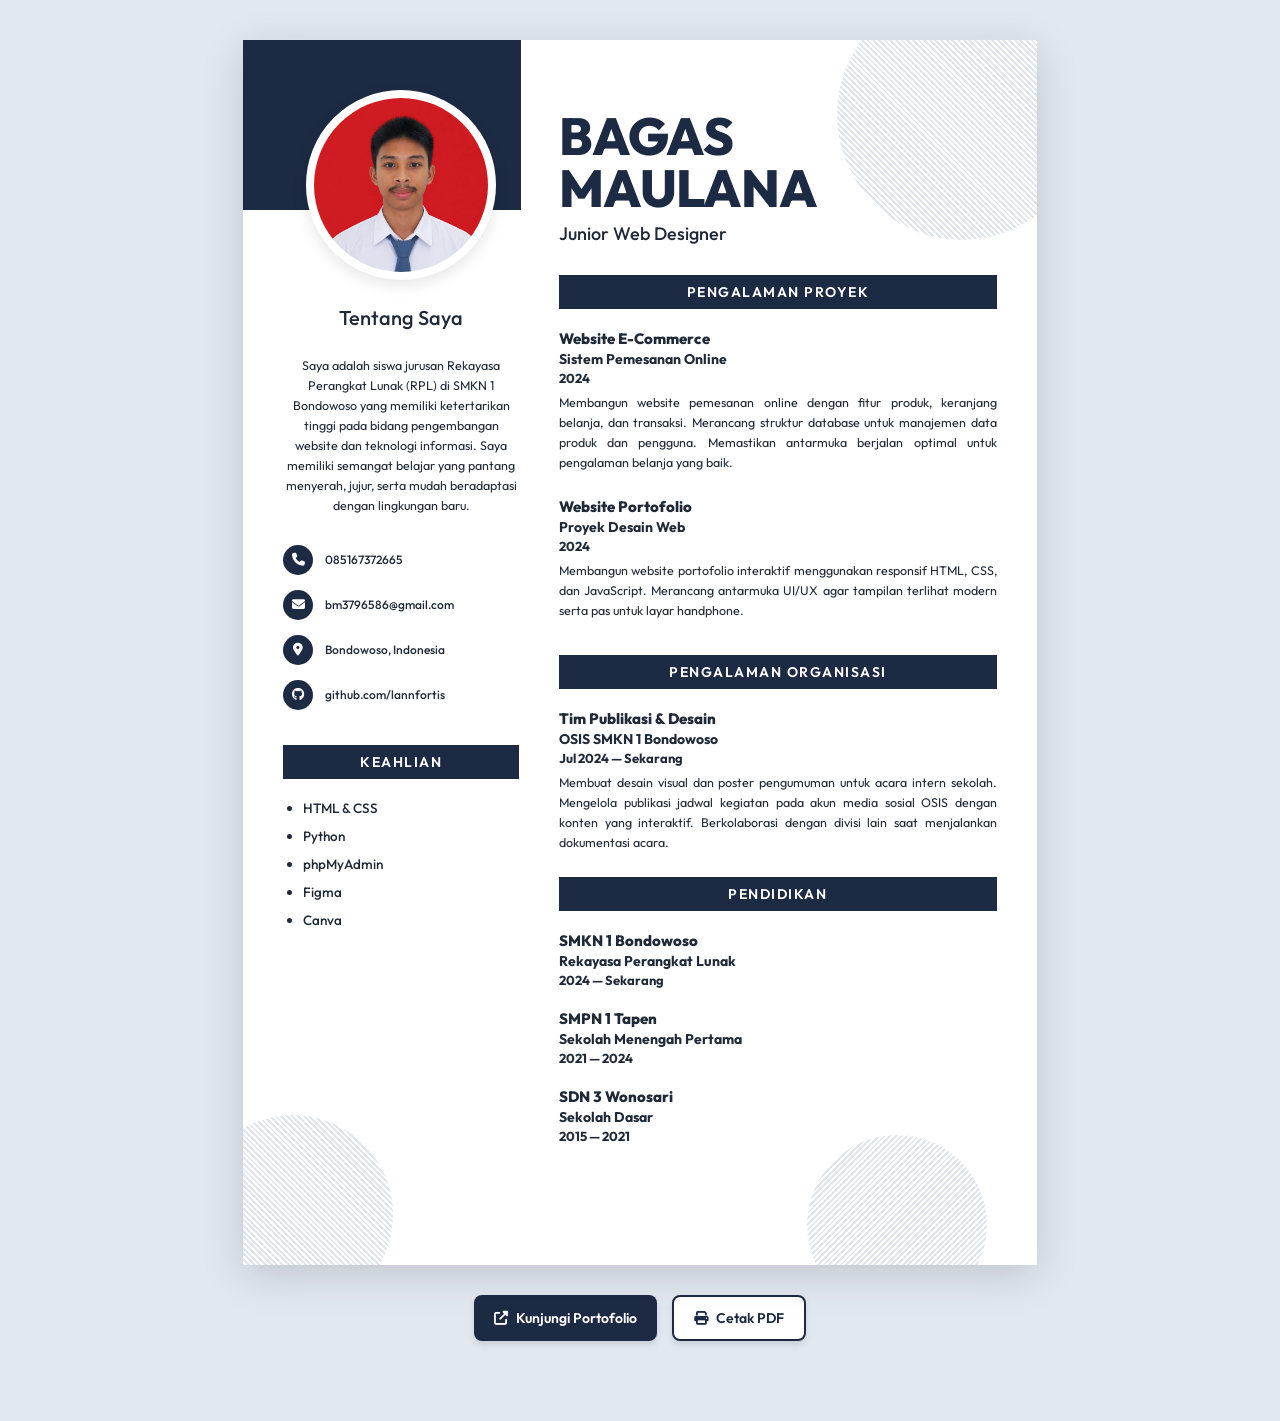
<file: cv.html>
<!DOCTYPE html>
<html lang="id">

<head>
    <meta charset="UTF-8">
    <meta name="viewport" content="width=device-width, initial-scale=1.0">
    <title>CV Bagas Maulana</title>
    <link rel="stylesheet" href="https://cdnjs.cloudflare.com/ajax/libs/font-awesome/6.4.0/css/all.min.css">
    <style>
        @import url('https://fonts.googleapis.com/css2?family=Outfit:wght@300;400;500;600;700;800&display=swap');

        :root {
            --primary: #1d2a44;
            /* Dark Navy Blue */
            --text-dark: #1f2937;
            --text-gray: #4b5563;
            --bg-color: #ffffff;
        }

        * {
            box-sizing: border-box;
        }

        body {
            font-family: 'Outfit', sans-serif;
            margin: 0;
            padding: 40px 20px;
            background-color: #e2e8f0;
            display: flex;
            flex-direction: column;
            align-items: center;
            min-height: 100vh;
        }

        .cv-container {
            width: 210mm;
            min-height: 297mm;
            background-color: var(--bg-color);
            box-shadow: 0 10px 40px rgba(0, 0, 0, 0.15);
            margin-bottom: 30px;
            position: relative;
            overflow: hidden;
            padding-bottom: 40px;
            /* Memberikan space kosong di bawah */
        }

        /* Decorative Background Shapes */
        .bg-shape-top-left {
            position: absolute;
            top: 0;
            left: 0;
            width: 35%;
            height: 170px;
            background-color: var(--primary);
            z-index: 1;
        }

        .bg-shape-circle-tr {
            position: absolute;
            top: -50px;
            right: -50px;
            width: 250px;
            height: 250px;
            border-radius: 50%;
            background: repeating-linear-gradient(45deg,
                    transparent,
                    transparent 2px,
                    #cbd5e1 2px,
                    #cbd5e1 4px);
            z-index: 1;
            opacity: 0.6;
        }

        .bg-shape-circle-bl {
            position: absolute;
            bottom: -50px;
            left: -50px;
            width: 200px;
            height: 200px;
            border-radius: 50%;
            background: repeating-linear-gradient(45deg,
                    transparent,
                    transparent 2px,
                    #cbd5e1 2px,
                    #cbd5e1 4px);
            z-index: 1;
            opacity: 0.6;
        }

        .bg-shape-circle-br {
            position: absolute;
            bottom: -50px;
            right: 50px;
            width: 180px;
            height: 180px;
            border-radius: 50%;
            background: repeating-linear-gradient(-45deg,
                    transparent,
                    transparent 2px,
                    #cbd5e1 2px,
                    #cbd5e1 4px);
            z-index: 1;
            opacity: 0.6;
        }

        /* Columns Layout */
        .cv-columns {
            display: flex;
            position: relative;
            z-index: 2;
            padding: 0 40px;
            gap: 40px;
        }

        /* Left Column */
        .left-col {
            width: 35%;
            display: flex;
            flex-direction: column;
            align-items: center;
        }

        .profile-pic-container {
            width: 190px;
            height: 190px;
            border-radius: 50%;
            border: 8px solid white;
            box-shadow: 0 5px 15px rgba(0, 0, 0, 0.1);
            overflow: hidden;
            margin-top: 50px;
            margin-bottom: 25px;
            background-color: white;
            flex-shrink: 0;
        }

        .profile-pic-container img {
            width: 100%;
            height: 100%;
            object-fit: cover;
        }

        .about-heading {
            font-size: 20px;
            font-weight: 500;
            color: var(--text-dark);
            margin-bottom: 12px;
            text-align: center;
        }

        .about-text {
            font-size: 12.5px;
            color: var(--text-dark);
            text-align: center;
            line-height: 1.6;
            margin-bottom: 30px;
        }

        .contact-info {
            width: 100%;
            display: flex;
            flex-direction: column;
            gap: 15px;
            margin-bottom: 35px;
        }

        .contact-item {
            display: flex;
            align-items: center;
            gap: 12px;
        }

        .icon-circle {
            width: 30px;
            height: 30px;
            border-radius: 50%;
            background-color: var(--primary);
            color: white;
            display: flex;
            justify-content: center;
            align-items: center;
            font-size: 13px;
            flex-shrink: 0;
        }

        .contact-item span {
            font-size: 12px;
            color: var(--text-dark);
            word-break: break-word;
            font-weight: 500;
        }

        /* Right Column */
        .right-col {
            width: 65%;
            padding-top: 70px;
            padding-bottom: 40px;
        }

        .name-header {
            margin-bottom: 30px;
        }

        .name-header h1 {
            font-size: 52px;
            font-weight: 800;
            color: var(--primary);
            line-height: 1;
            margin: 0 0 8px 0;
            letter-spacing: -1px;
            text-transform: uppercase;
        }

        .name-header h2 {
            font-size: 18px;
            font-weight: 500;
            color: var(--text-dark);
            margin: 0;
        }

        /* Shared Components */
        .heading-box {
            background-color: var(--primary);
            color: white;
            text-align: center;
            padding: 8px 0;
            font-size: 14px;
            font-weight: 600;
            letter-spacing: 1.5px;
            margin-bottom: 20px;
            width: 100%;
            text-transform: uppercase;
        }

        .bullet-list {
            list-style-type: disc;
            padding-left: 20px;
            margin: 0 0 35px 0;
            width: 100%;
        }

        .bullet-list li {
            font-size: 13.5px;
            color: var(--text-dark);
            margin-bottom: 10px;
            font-weight: 500;
        }

        .exp-list {
            display: flex;
            flex-direction: column;
            gap: 25px;
            margin-bottom: 35px;
        }

        .exp-item {
            display: flex;
            flex-direction: column;
        }

        .exp-title {
            font-size: 15px;
            font-weight: 800;
            color: var(--text-dark);
        }

        .exp-subtitle {
            font-size: 14px;
            font-weight: 700;
            color: var(--text-dark);
            margin-top: 2px;
        }

        .exp-date {
            font-size: 13px;
            font-weight: 700;
            color: var(--text-dark);
            margin-top: 2px;
            margin-bottom: 6px;
        }

        .exp-item p {
            font-size: 12.5px;
            color: var(--text-dark);
            line-height: 1.6;
            margin: 0;
            text-align: justify;
        }

        /* Buttons */
        .bottom-actions {
            display: flex;
            gap: 15px;
            flex-wrap: wrap;
            justify-content: center;
            margin-bottom: 40px;
            width: 100%;
            max-width: 210mm;
        }

        .action-btn {
            padding: 12px 20px;
            font-size: 14px;
            font-weight: 600;
            font-family: 'Outfit', sans-serif;
            border: none;
            cursor: pointer;
            border-radius: 8px;
            text-decoration: none;
            display: inline-flex;
            align-items: center;
            gap: 8px;
            transition: all 0.3s;
            box-shadow: 0 4px 6px rgba(0, 0, 0, 0.1);
        }

        .portfolio-btn {
            background-color: var(--primary);
            color: white;
        }

        .portfolio-btn:hover {
            background-color: #111827;
            transform: translateY(-2px);
            box-shadow: 0 6px 12px rgba(0, 0, 0, 0.15);
        }

        .print-btn {
            background-color: white;
            color: var(--primary);
            border: 2px solid var(--primary);
        }

        .print-btn:hover {
            background-color: #f1f5f9;
            transform: translateY(-2px);
            box-shadow: 0 6px 12px rgba(0, 0, 0, 0.15);
        }

        /* Print Styles */
        @media print {
            @page {
                size: A4;
                margin: 0;
            }

            body {
                margin: 0;
                padding: 0;
                background-color: white;
                -webkit-print-color-adjust: exact;
                print-color-adjust: exact;
            }

            .cv-container {
                margin: 0;
                box-shadow: none;
                width: 210mm;
                height: 297mm;
                /* Ensure A4 height */
                page-break-after: always;
                border: none;
                /* Keep padding bottom so it doesn't look cramped */
                padding-bottom: 40px;
            }

            .bottom-actions {
                display: none !important;
            }

            /* Make sure background patterns print */
            .bg-shape-top-left,
            .bg-shape-circle-tr,
            .bg-shape-circle-bl,
            .bg-shape-circle-br {
                -webkit-print-color-adjust: exact;
                print-color-adjust: exact;
            }
        }

        @media screen and (max-width: 768px) {
            .cv-columns {
                flex-direction: column;
                padding: 0 20px;
            }

            .left-col,
            .right-col {
                width: 100%;
            }

            .bg-shape-top-left {
                width: 100%;
                height: 120px;
            }

            .right-col {
                padding-top: 20px;
            }

            .name-header {
                text-align: center;
            }

            .cv-container {
                height: auto;
            }
        }
    </style>
</head>

<body>

    <div class="cv-container">
        <div class="bg-shape-top-left"></div>
        <div class="bg-shape-circle-tr"></div>
        <div class="bg-shape-circle-bl"></div>
        <div class="bg-shape-circle-br"></div>

        <div class="cv-columns">
            <!-- Left Column -->
            <aside class="left-col">
                <div class="profile-pic-container">
                    <img src="images/cv.png" alt="Bagas Maulana">
                </div>

                <div class="about-heading">Tentang Saya</div>
                <p class="about-text">
                    Saya adalah siswa jurusan Rekayasa Perangkat Lunak (RPL) di SMKN 1 Bondowoso yang memiliki
                    ketertarikan tinggi pada bidang pengembangan website dan teknologi informasi. Saya memiliki semangat
                    belajar yang pantang menyerah, jujur, serta mudah beradaptasi dengan lingkungan baru.
                </p>

                <div class="contact-info">
                    <div class="contact-item">
                        <div class="icon-circle"><i class="fa-solid fa-phone"></i></div>
                        <span>085167372665</span>
                    </div>
                    <div class="contact-item">
                        <div class="icon-circle"><i class="fa-solid fa-envelope"></i></div>
                        <span>bm3796586@gmail.com</span>
                    </div>
                    <div class="contact-item">
                        <div class="icon-circle"><i class="fa-solid fa-location-dot"></i></div>
                        <span>Bondowoso, Indonesia</span>
                    </div>
                    <div class="contact-item">
                        <div class="icon-circle"><i class="fa-brands fa-github"></i></div>
                        <span>github.com/lannfortis</span>
                    </div>
                </div>

                <div class="heading-box">KEAHLIAN</div>
                <ul class="bullet-list">
                    <li>HTML & CSS</li>
                    <li>Python</li>
                    <li>phpMyAdmin</li>
                    <li>Figma</li>
                    <li>Canva</li>
                </ul>
            </aside>

            <!-- Right Column -->
            <main class="right-col">
                <header class="name-header">
                    <h1>BAGAS<br>MAULANA</h1>
                    <h2>Junior Web Designer</h2>
                </header>

                <div class="heading-box">PENGALAMAN PROYEK</div>
                <div class="exp-list">
                    <div class="exp-item">
                        <div class="exp-title">Website E-Commerce</div>
                        <div class="exp-subtitle">Sistem Pemesanan Online</div>
                        <div class="exp-date">2024</div>
                        <p>Membangun website pemesanan online dengan fitur produk, keranjang belanja, dan transaksi.
                            Merancang struktur database untuk manajemen data produk dan pengguna. Memastikan antarmuka
                            berjalan optimal untuk pengalaman belanja yang baik.</p>
                    </div>
                    <div class="exp-item">
                        <div class="exp-title">Website Portofolio</div>
                        <div class="exp-subtitle">Proyek Desain Web</div>
                        <div class="exp-date">2024</div>
                        <p>Membangun website portofolio interaktif menggunakan responsif HTML, CSS, dan JavaScript.
                            Merancang antarmuka UI/UX agar tampilan terlihat modern serta pas untuk layar handphone.</p>
                    </div>
                </div>

                <div class="heading-box">PENGALAMAN ORGANISASI</div>
                <div class="exp-list" style="margin-bottom: 25px;">
                    <div class="exp-item">
                        <div class="exp-title">Tim Publikasi & Desain</div>
                        <div class="exp-subtitle">OSIS SMKN 1 Bondowoso</div>
                        <div class="exp-date">Jul 2024 — Sekarang</div>
                        <p>Membuat desain visual dan poster pengumuman untuk acara intern sekolah. Mengelola publikasi
                            jadwal kegiatan pada akun media sosial OSIS dengan konten yang interaktif. Berkolaborasi
                            dengan divisi lain saat menjalankan dokumentasi acara.</p>
                    </div>
                </div>

                <div class="heading-box">PENDIDIKAN</div>
                <div class="exp-list" style="gap: 15px;">
                    <div class="exp-item">
                        <div class="exp-title">SMKN 1 Bondowoso</div>
                        <div class="exp-subtitle">Rekayasa Perangkat Lunak</div>
                        <div class="exp-date">2024 — Sekarang</div>
                    </div>
                    <div class="exp-item">
                        <div class="exp-title">SMPN 1 Tapen</div>
                        <div class="exp-subtitle">Sekolah Menengah Pertama</div>
                        <div class="exp-date">2021 — 2024</div>
                    </div>
                    <div class="exp-item">
                        <div class="exp-title">SDN 3 Wonosari</div>
                        <div class="exp-subtitle">Sekolah Dasar</div>
                        <div class="exp-date">2015 — 2021</div>
                    </div>
                </div>
            </main>
        </div>
    </div>

    <div class="bottom-actions">
        <a href="index.html" class="action-btn portfolio-btn"><i class="fas fa-external-link-alt"></i> Kunjungi
            Portofolio</a>
        <button onclick="window.print()" class="action-btn print-btn"><i class="fas fa-print"></i> Cetak PDF</button>
    </div>

</body>

</html>
</file>
